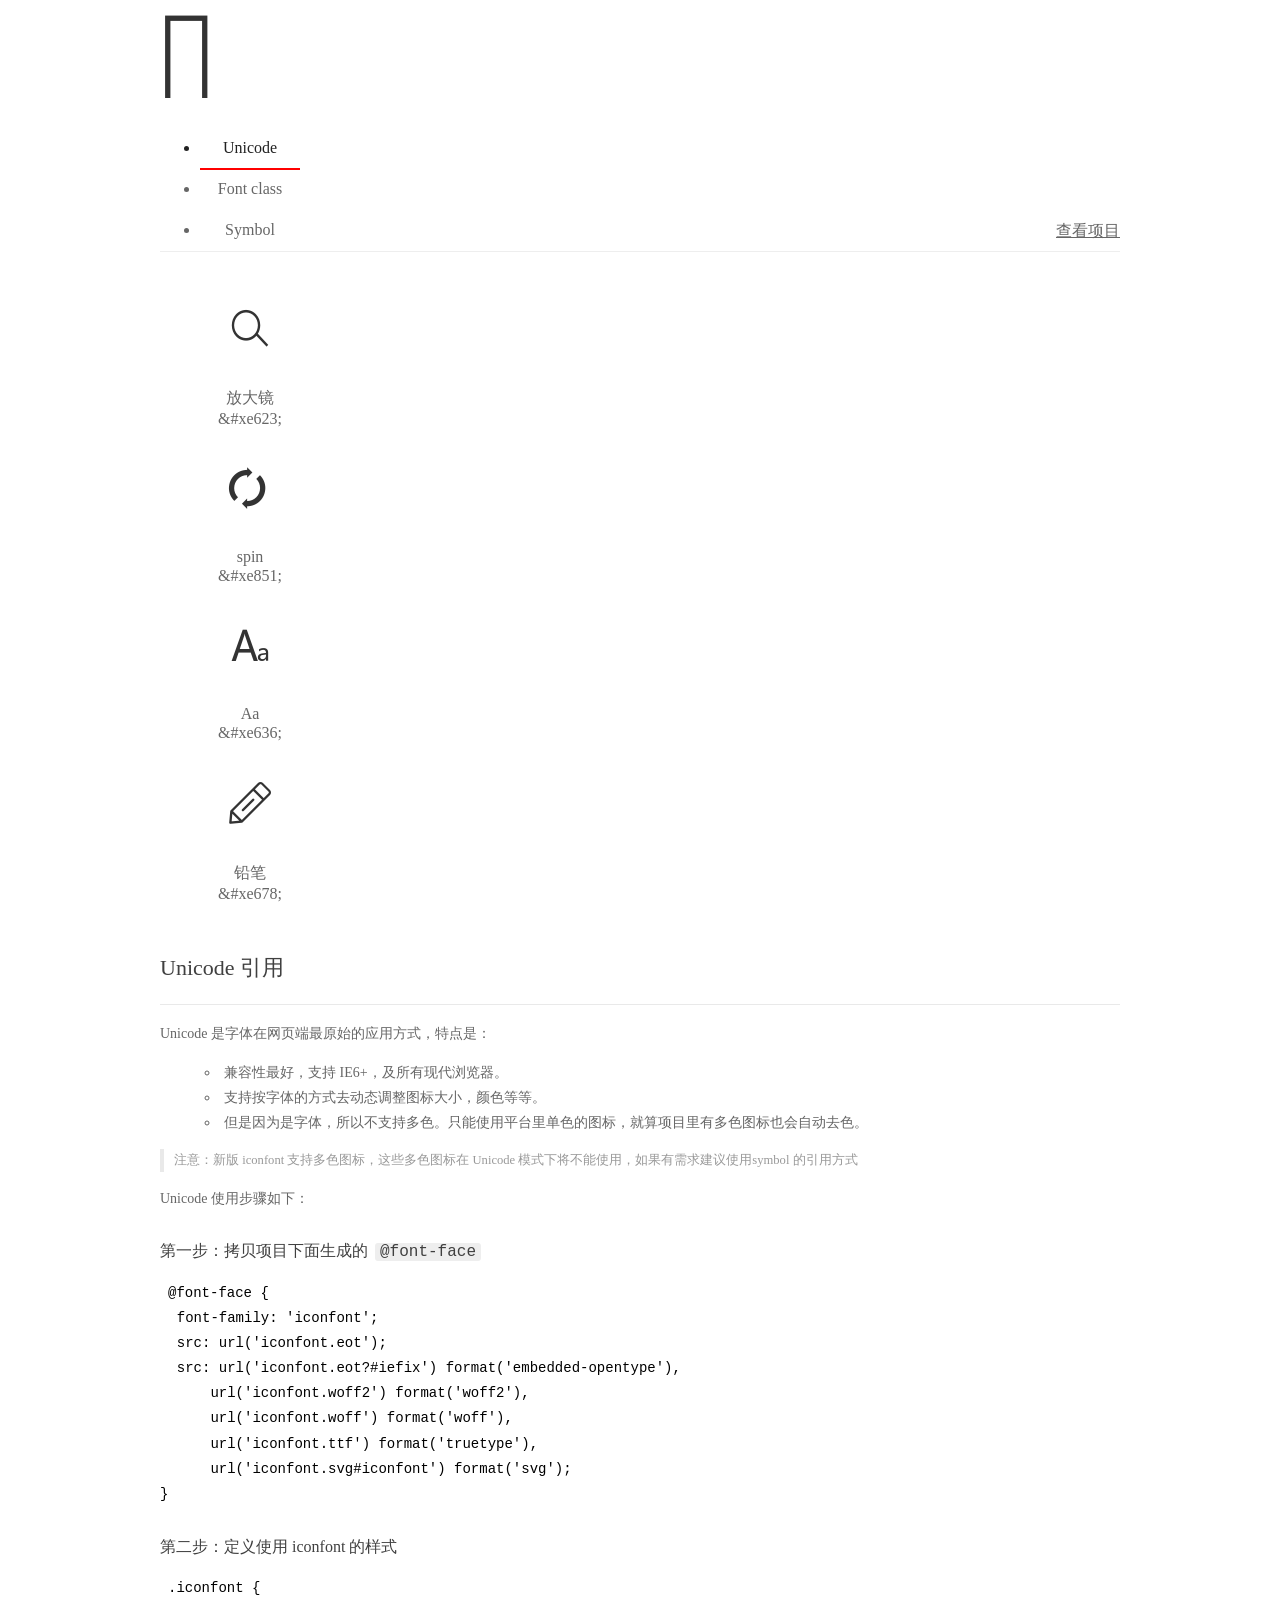
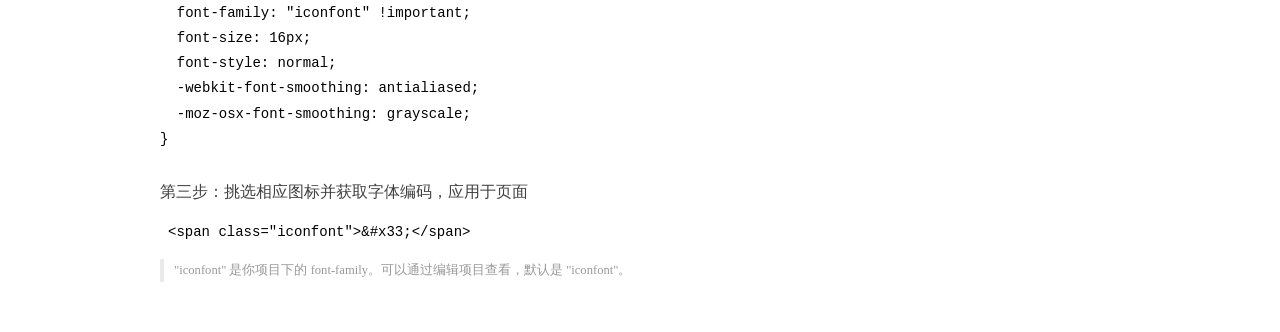
<file: src/statics/iconhead/demo_index.html>
<!DOCTYPE html>
<html>
<head>
  <meta charset="utf-8"/>
  <title>IconFont Demo</title>
  <link rel="shortcut icon" href="https://img.alicdn.com/tps/i4/TB1_oz6GVXXXXaFXpXXJDFnIXXX-64-64.ico" type="image/x-icon"/>
  <link rel="stylesheet" href="https://g.alicdn.com/thx/cube/1.3.2/cube.min.css">
  <link rel="stylesheet" href="demo.css">
  <link rel="stylesheet" href="iconfont.css">
  <script src="iconfont.js"></script>
  <!-- jQuery -->
  <script src="https://a1.alicdn.com/oss/uploads/2018/12/26/7bfddb60-08e8-11e9-9b04-53e73bb6408b.js"></script>
  <!-- 代码高亮 -->
  <script src="https://a1.alicdn.com/oss/uploads/2018/12/26/a3f714d0-08e6-11e9-8a15-ebf944d7534c.js"></script>
</head>
<body>
  <div class="main">
    <h1 class="logo"><a href="https://www.iconfont.cn/" title="iconfont 首页" target="_blank">&#xe86b;</a></h1>
    <div class="nav-tabs">
      <ul id="tabs" class="dib-box">
        <li class="dib active"><span>Unicode</span></li>
        <li class="dib"><span>Font class</span></li>
        <li class="dib"><span>Symbol</span></li>
      </ul>
      
      <a href="https://www.iconfont.cn/manage/index?manage_type=myprojects&projectId=2293866" target="_blank" class="nav-more">查看项目</a>
      
    </div>
    <div class="tab-container">
      <div class="content unicode" style="display: block;">
          <ul class="icon_lists dib-box">
          
            <li class="dib">
              <span class="icon iconfont">&#xe623;</span>
                <div class="name">放大镜</div>
                <div class="code-name">&amp;#xe623;</div>
              </li>
          
            <li class="dib">
              <span class="icon iconfont">&#xe851;</span>
                <div class="name">spin</div>
                <div class="code-name">&amp;#xe851;</div>
              </li>
          
            <li class="dib">
              <span class="icon iconfont">&#xe636;</span>
                <div class="name">Aa</div>
                <div class="code-name">&amp;#xe636;</div>
              </li>
          
            <li class="dib">
              <span class="icon iconfont">&#xe678;</span>
                <div class="name">铅笔</div>
                <div class="code-name">&amp;#xe678;</div>
              </li>
          
          </ul>
          <div class="article markdown">
          <h2 id="unicode-">Unicode 引用</h2>
          <hr>

          <p>Unicode 是字体在网页端最原始的应用方式，特点是：</p>
          <ul>
            <li>兼容性最好，支持 IE6+，及所有现代浏览器。</li>
            <li>支持按字体的方式去动态调整图标大小，颜色等等。</li>
            <li>但是因为是字体，所以不支持多色。只能使用平台里单色的图标，就算项目里有多色图标也会自动去色。</li>
          </ul>
          <blockquote>
            <p>注意：新版 iconfont 支持多色图标，这些多色图标在 Unicode 模式下将不能使用，如果有需求建议使用symbol 的引用方式</p>
          </blockquote>
          <p>Unicode 使用步骤如下：</p>
          <h3 id="-font-face">第一步：拷贝项目下面生成的 <code>@font-face</code></h3>
<pre><code class="language-css"
>@font-face {
  font-family: 'iconfont';
  src: url('iconfont.eot');
  src: url('iconfont.eot?#iefix') format('embedded-opentype'),
      url('iconfont.woff2') format('woff2'),
      url('iconfont.woff') format('woff'),
      url('iconfont.ttf') format('truetype'),
      url('iconfont.svg#iconfont') format('svg');
}
</code></pre>
          <h3 id="-iconfont-">第二步：定义使用 iconfont 的样式</h3>
<pre><code class="language-css"
>.iconfont {
  font-family: "iconfont" !important;
  font-size: 16px;
  font-style: normal;
  -webkit-font-smoothing: antialiased;
  -moz-osx-font-smoothing: grayscale;
}
</code></pre>
          <h3 id="-">第三步：挑选相应图标并获取字体编码，应用于页面</h3>
<pre>
<code class="language-html"
>&lt;span class="iconfont"&gt;&amp;#x33;&lt;/span&gt;
</code></pre>
          <blockquote>
            <p>"iconfont" 是你项目下的 font-family。可以通过编辑项目查看，默认是 "iconfont"。</p>
          </blockquote>
          </div>
      </div>
      <div class="content font-class">
        <ul class="icon_lists dib-box">
          
          <li class="dib">
            <span class="icon iconfont iconsearch"></span>
            <div class="name">
              放大镜
            </div>
            <div class="code-name">.iconsearch
            </div>
          </li>
          
          <li class="dib">
            <span class="icon iconfont iconspin"></span>
            <div class="name">
              spin
            </div>
            <div class="code-name">.iconspin
            </div>
          </li>
          
          <li class="dib">
            <span class="icon iconfont iconAa"></span>
            <div class="name">
              Aa
            </div>
            <div class="code-name">.iconAa
            </div>
          </li>
          
          <li class="dib">
            <span class="icon iconfont iconpan_icon"></span>
            <div class="name">
              铅笔
            </div>
            <div class="code-name">.iconpan_icon
            </div>
          </li>
          
        </ul>
        <div class="article markdown">
        <h2 id="font-class-">font-class 引用</h2>
        <hr>

        <p>font-class 是 Unicode 使用方式的一种变种，主要是解决 Unicode 书写不直观，语意不明确的问题。</p>
        <p>与 Unicode 使用方式相比，具有如下特点：</p>
        <ul>
          <li>兼容性良好，支持 IE8+，及所有现代浏览器。</li>
          <li>相比于 Unicode 语意明确，书写更直观。可以很容易分辨这个 icon 是什么。</li>
          <li>因为使用 class 来定义图标，所以当要替换图标时，只需要修改 class 里面的 Unicode 引用。</li>
          <li>不过因为本质上还是使用的字体，所以多色图标还是不支持的。</li>
        </ul>
        <p>使用步骤如下：</p>
        <h3 id="-fontclass-">第一步：引入项目下面生成的 fontclass 代码：</h3>
<pre><code class="language-html">&lt;link rel="stylesheet" href="./iconfont.css"&gt;
</code></pre>
        <h3 id="-">第二步：挑选相应图标并获取类名，应用于页面：</h3>
<pre><code class="language-html">&lt;span class="iconfont iconxxx"&gt;&lt;/span&gt;
</code></pre>
        <blockquote>
          <p>"
            iconfont" 是你项目下的 font-family。可以通过编辑项目查看，默认是 "iconfont"。</p>
        </blockquote>
      </div>
      </div>
      <div class="content symbol">
          <ul class="icon_lists dib-box">
          
            <li class="dib">
                <svg class="icon svg-icon" aria-hidden="true">
                  <use xlink:href="#iconsearch"></use>
                </svg>
                <div class="name">放大镜</div>
                <div class="code-name">#iconsearch</div>
            </li>
          
            <li class="dib">
                <svg class="icon svg-icon" aria-hidden="true">
                  <use xlink:href="#iconspin"></use>
                </svg>
                <div class="name">spin</div>
                <div class="code-name">#iconspin</div>
            </li>
          
            <li class="dib">
                <svg class="icon svg-icon" aria-hidden="true">
                  <use xlink:href="#iconAa"></use>
                </svg>
                <div class="name">Aa</div>
                <div class="code-name">#iconAa</div>
            </li>
          
            <li class="dib">
                <svg class="icon svg-icon" aria-hidden="true">
                  <use xlink:href="#iconpan_icon"></use>
                </svg>
                <div class="name">铅笔</div>
                <div class="code-name">#iconpan_icon</div>
            </li>
          
          </ul>
          <div class="article markdown">
          <h2 id="symbol-">Symbol 引用</h2>
          <hr>

          <p>这是一种全新的使用方式，应该说这才是未来的主流，也是平台目前推荐的用法。相关介绍可以参考这篇<a href="">文章</a>
            这种用法其实是做了一个 SVG 的集合，与另外两种相比具有如下特点：</p>
          <ul>
            <li>支持多色图标了，不再受单色限制。</li>
            <li>通过一些技巧，支持像字体那样，通过 <code>font-size</code>, <code>color</code> 来调整样式。</li>
            <li>兼容性较差，支持 IE9+，及现代浏览器。</li>
            <li>浏览器渲染 SVG 的性能一般，还不如 png。</li>
          </ul>
          <p>使用步骤如下：</p>
          <h3 id="-symbol-">第一步：引入项目下面生成的 symbol 代码：</h3>
<pre><code class="language-html">&lt;script src="./iconfont.js"&gt;&lt;/script&gt;
</code></pre>
          <h3 id="-css-">第二步：加入通用 CSS 代码（引入一次就行）：</h3>
<pre><code class="language-html">&lt;style&gt;
.icon {
  width: 1em;
  height: 1em;
  vertical-align: -0.15em;
  fill: currentColor;
  overflow: hidden;
}
&lt;/style&gt;
</code></pre>
          <h3 id="-">第三步：挑选相应图标并获取类名，应用于页面：</h3>
<pre><code class="language-html">&lt;svg class="icon" aria-hidden="true"&gt;
  &lt;use xlink:href="#icon-xxx"&gt;&lt;/use&gt;
&lt;/svg&gt;
</code></pre>
          </div>
      </div>

    </div>
  </div>
  <script>
  $(document).ready(function () {
      $('.tab-container .content:first').show()

      $('#tabs li').click(function (e) {
        var tabContent = $('.tab-container .content')
        var index = $(this).index()

        if ($(this).hasClass('active')) {
          return
        } else {
          $('#tabs li').removeClass('active')
          $(this).addClass('active')

          tabContent.hide().eq(index).fadeIn()
        }
      })
    })
  </script>
</body>
</html>
</file>
<file: src/statics/iconhead/demo.css>
/* Logo 字体 */
@font-face {
  font-family: "iconfont logo";
  src: url('https://at.alicdn.com/t/font_985780_km7mi63cihi.eot?t=1545807318834');
  src: url('https://at.alicdn.com/t/font_985780_km7mi63cihi.eot?t=1545807318834#iefix') format('embedded-opentype'),
    url('https://at.alicdn.com/t/font_985780_km7mi63cihi.woff?t=1545807318834') format('woff'),
    url('https://at.alicdn.com/t/font_985780_km7mi63cihi.ttf?t=1545807318834') format('truetype'),
    url('https://at.alicdn.com/t/font_985780_km7mi63cihi.svg?t=1545807318834#iconfont') format('svg');
}

.logo {
  font-family: "iconfont logo";
  font-size: 160px;
  font-style: normal;
  -webkit-font-smoothing: antialiased;
  -moz-osx-font-smoothing: grayscale;
}

/* tabs */
.nav-tabs {
  position: relative;
}

.nav-tabs .nav-more {
  position: absolute;
  right: 0;
  bottom: 0;
  height: 42px;
  line-height: 42px;
  color: #666;
}

#tabs {
  border-bottom: 1px solid #eee;
}

#tabs li {
  cursor: pointer;
  width: 100px;
  height: 40px;
  line-height: 40px;
  text-align: center;
  font-size: 16px;
  border-bottom: 2px solid transparent;
  position: relative;
  z-index: 1;
  margin-bottom: -1px;
  color: #666;
}


#tabs .active {
  border-bottom-color: #f00;
  color: #222;
}

.tab-container .content {
  display: none;
}

/* 页面布局 */
.main {
  padding: 30px 100px;
  width: 960px;
  margin: 0 auto;
}

.main .logo {
  color: #333;
  text-align: left;
  margin-bottom: 30px;
  line-height: 1;
  height: 110px;
  margin-top: -50px;
  overflow: hidden;
  *zoom: 1;
}

.main .logo a {
  font-size: 160px;
  color: #333;
}

.helps {
  margin-top: 40px;
}

.helps pre {
  padding: 20px;
  margin: 10px 0;
  border: solid 1px #e7e1cd;
  background-color: #fffdef;
  overflow: auto;
}

.icon_lists {
  width: 100% !important;
  overflow: hidden;
  *zoom: 1;
}

.icon_lists li {
  width: 100px;
  margin-bottom: 10px;
  margin-right: 20px;
  text-align: center;
  list-style: none !important;
  cursor: default;
}

.icon_lists li .code-name {
  line-height: 1.2;
}

.icon_lists .icon {
  display: block;
  height: 100px;
  line-height: 100px;
  font-size: 42px;
  margin: 10px auto;
  color: #333;
  -webkit-transition: font-size 0.25s linear, width 0.25s linear;
  -moz-transition: font-size 0.25s linear, width 0.25s linear;
  transition: font-size 0.25s linear, width 0.25s linear;
}

.icon_lists .icon:hover {
  font-size: 100px;
}

.icon_lists .svg-icon {
  /* 通过设置 font-size 来改变图标大小 */
  width: 1em;
  /* 图标和文字相邻时，垂直对齐 */
  vertical-align: -0.15em;
  /* 通过设置 color 来改变 SVG 的颜色/fill */
  fill: currentColor;
  /* path 和 stroke 溢出 viewBox 部分在 IE 下会显示
      normalize.css 中也包含这行 */
  overflow: hidden;
}

.icon_lists li .name,
.icon_lists li .code-name {
  color: #666;
}

/* markdown 样式 */
.markdown {
  color: #666;
  font-size: 14px;
  line-height: 1.8;
}

.highlight {
  line-height: 1.5;
}

.markdown img {
  vertical-align: middle;
  max-width: 100%;
}

.markdown h1 {
  color: #404040;
  font-weight: 500;
  line-height: 40px;
  margin-bottom: 24px;
}

.markdown h2,
.markdown h3,
.markdown h4,
.markdown h5,
.markdown h6 {
  color: #404040;
  margin: 1.6em 0 0.6em 0;
  font-weight: 500;
  clear: both;
}

.markdown h1 {
  font-size: 28px;
}

.markdown h2 {
  font-size: 22px;
}

.markdown h3 {
  font-size: 16px;
}

.markdown h4 {
  font-size: 14px;
}

.markdown h5 {
  font-size: 12px;
}

.markdown h6 {
  font-size: 12px;
}

.markdown hr {
  height: 1px;
  border: 0;
  background: #e9e9e9;
  margin: 16px 0;
  clear: both;
}

.markdown p {
  margin: 1em 0;
}

.markdown>p,
.markdown>blockquote,
.markdown>.highlight,
.markdown>ol,
.markdown>ul {
  width: 80%;
}

.markdown ul>li {
  list-style: circle;
}

.markdown>ul li,
.markdown blockquote ul>li {
  margin-left: 20px;
  padding-left: 4px;
}

.markdown>ul li p,
.markdown>ol li p {
  margin: 0.6em 0;
}

.markdown ol>li {
  list-style: decimal;
}

.markdown>ol li,
.markdown blockquote ol>li {
  margin-left: 20px;
  padding-left: 4px;
}

.markdown code {
  margin: 0 3px;
  padding: 0 5px;
  background: #eee;
  border-radius: 3px;
}

.markdown strong,
.markdown b {
  font-weight: 600;
}

.markdown>table {
  border-collapse: collapse;
  border-spacing: 0px;
  empty-cells: show;
  border: 1px solid #e9e9e9;
  width: 95%;
  margin-bottom: 24px;
}

.markdown>table th {
  white-space: nowrap;
  color: #333;
  font-weight: 600;
}

.markdown>table th,
.markdown>table td {
  border: 1px solid #e9e9e9;
  padding: 8px 16px;
  text-align: left;
}

.markdown>table th {
  background: #F7F7F7;
}

.markdown blockquote {
  font-size: 90%;
  color: #999;
  border-left: 4px solid #e9e9e9;
  padding-left: 0.8em;
  margin: 1em 0;
}

.markdown blockquote p {
  margin: 0;
}

.markdown .anchor {
  opacity: 0;
  transition: opacity 0.3s ease;
  margin-left: 8px;
}

.markdown .waiting {
  color: #ccc;
}

.markdown h1:hover .anchor,
.markdown h2:hover .anchor,
.markdown h3:hover .anchor,
.markdown h4:hover .anchor,
.markdown h5:hover .anchor,
.markdown h6:hover .anchor {
  opacity: 1;
  display: inline-block;
}

.markdown>br,
.markdown>p>br {
  clear: both;
}


.hljs {
  display: block;
  background: white;
  padding: 0.5em;
  color: #333333;
  overflow-x: auto;
}

.hljs-comment,
.hljs-meta {
  color: #969896;
}

.hljs-string,
.hljs-variable,
.hljs-template-variable,
.hljs-strong,
.hljs-emphasis,
.hljs-quote {
  color: #df5000;
}

.hljs-keyword,
.hljs-selector-tag,
.hljs-type {
  color: #a71d5d;
}

.hljs-literal,
.hljs-symbol,
.hljs-bullet,
.hljs-attribute {
  color: #0086b3;
}

.hljs-section,
.hljs-name {
  color: #63a35c;
}

.hljs-tag {
  color: #333333;
}

.hljs-title,
.hljs-attr,
.hljs-selector-id,
.hljs-selector-class,
.hljs-selector-attr,
.hljs-selector-pseudo {
  color: #795da3;
}

.hljs-addition {
  color: #55a532;
  background-color: #eaffea;
}

.hljs-deletion {
  color: #bd2c00;
  background-color: #ffecec;
}

.hljs-link {
  text-decoration: underline;
}

/* 代码高亮 */
/* PrismJS 1.15.0
https://prismjs.com/download.html#themes=prism&languages=markup+css+clike+javascript */
/**
 * prism.js default theme for JavaScript, CSS and HTML
 * Based on dabblet (http://dabblet.com)
 * @author Lea Verou
 */
code[class*="language-"],
pre[class*="language-"] {
  color: black;
  background: none;
  text-shadow: 0 1px white;
  font-family: Consolas, Monaco, 'Andale Mono', 'Ubuntu Mono', monospace;
  text-align: left;
  white-space: pre;
  word-spacing: normal;
  word-break: normal;
  word-wrap: normal;
  line-height: 1.5;

  -moz-tab-size: 4;
  -o-tab-size: 4;
  tab-size: 4;

  -webkit-hyphens: none;
  -moz-hyphens: none;
  -ms-hyphens: none;
  hyphens: none;
}

pre[class*="language-"]::-moz-selection,
pre[class*="language-"] ::-moz-selection,
code[class*="language-"]::-moz-selection,
code[class*="language-"] ::-moz-selection {
  text-shadow: none;
  background: #b3d4fc;
}

pre[class*="language-"]::selection,
pre[class*="language-"] ::selection,
code[class*="language-"]::selection,
code[class*="language-"] ::selection {
  text-shadow: none;
  background: #b3d4fc;
}

@media print {

  code[class*="language-"],
  pre[class*="language-"] {
    text-shadow: none;
  }
}

/* Code blocks */
pre[class*="language-"] {
  padding: 1em;
  margin: .5em 0;
  overflow: auto;
}

:not(pre)>code[class*="language-"],
pre[class*="language-"] {
  background: #f5f2f0;
}

/* Inline code */
:not(pre)>code[class*="language-"] {
  padding: .1em;
  border-radius: .3em;
  white-space: normal;
}

.token.comment,
.token.prolog,
.token.doctype,
.token.cdata {
  color: slategray;
}

.token.punctuation {
  color: #999;
}

.namespace {
  opacity: .7;
}

.token.property,
.token.tag,
.token.boolean,
.token.number,
.token.constant,
.token.symbol,
.token.deleted {
  color: #905;
}

.token.selector,
.token.attr-name,
.token.string,
.token.char,
.token.builtin,
.token.inserted {
  color: #690;
}

.token.operator,
.token.entity,
.token.url,
.language-css .token.string,
.style .token.string {
  color: #9a6e3a;
  background: hsla(0, 0%, 100%, .5);
}

.token.atrule,
.token.attr-value,
.token.keyword {
  color: #07a;
}

.token.function,
.token.class-name {
  color: #DD4A68;
}

.token.regex,
.token.important,
.token.variable {
  color: #e90;
}

.token.important,
.token.bold {
  font-weight: bold;
}

.token.italic {
  font-style: italic;
}

.token.entity {
  cursor: help;
}
</file>
<file: src/statics/iconhead/iconfont.css>
@font-face {font-family: "iconfont";
  src: url('iconfont.eot?t=1609047424022'); /* IE9 */
  src: url('iconfont.eot?t=1609047424022#iefix') format('embedded-opentype'), /* IE6-IE8 */
  url('[data-uri]') format('woff2'),
  url('iconfont.woff?t=1609047424022') format('woff'),
  url('iconfont.ttf?t=1609047424022') format('truetype'), /* chrome, firefox, opera, Safari, Android, iOS 4.2+ */
  url('iconfont.svg?t=1609047424022#iconfont') format('svg'); /* iOS 4.1- */
}

.iconfont {
  font-family: "iconfont" !important;
  font-size: 16px;
  font-style: normal;
  -webkit-font-smoothing: antialiased;
  -moz-osx-font-smoothing: grayscale;
}

.iconsearch:before {
  content: "\e623";
}

.iconspin:before {
  content: "\e851";
}

.iconAa:before {
  content: "\e636";
}

.iconpan_icon:before {
  content: "\e678";
}
</file>
